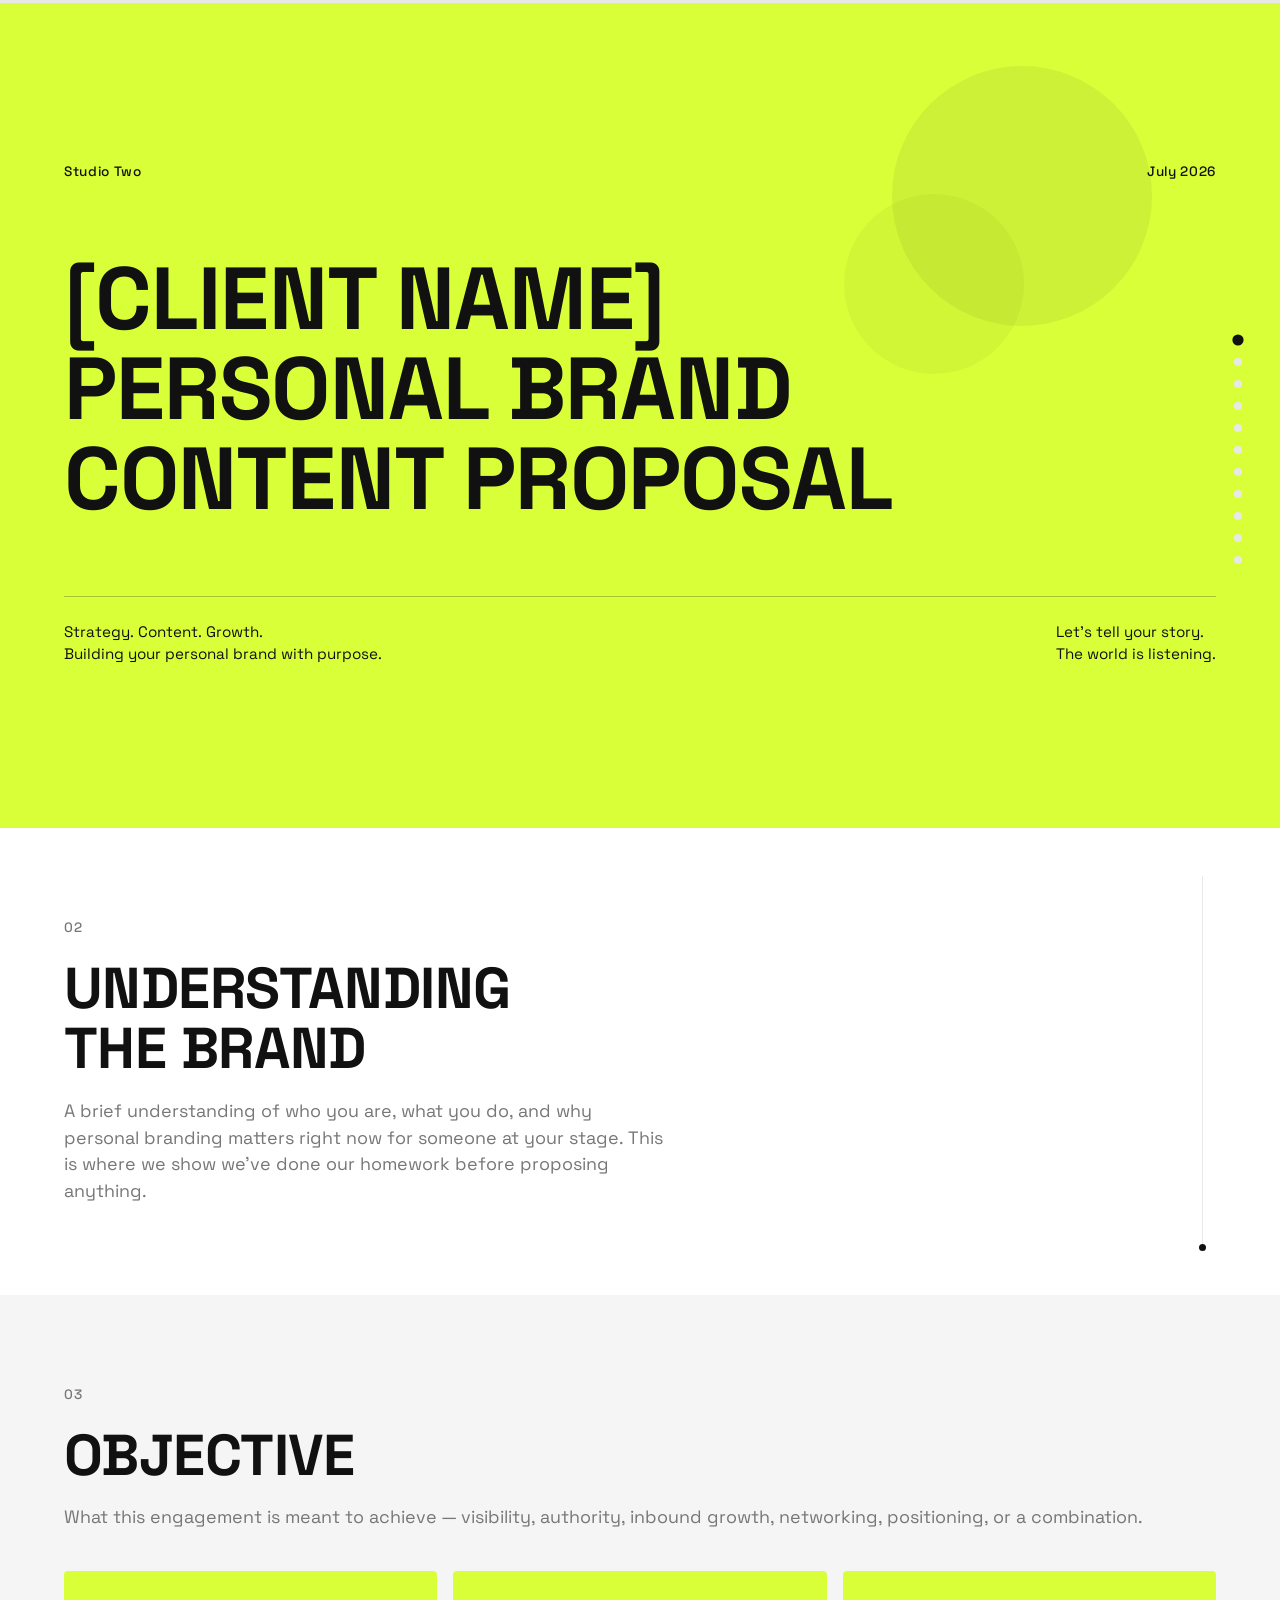
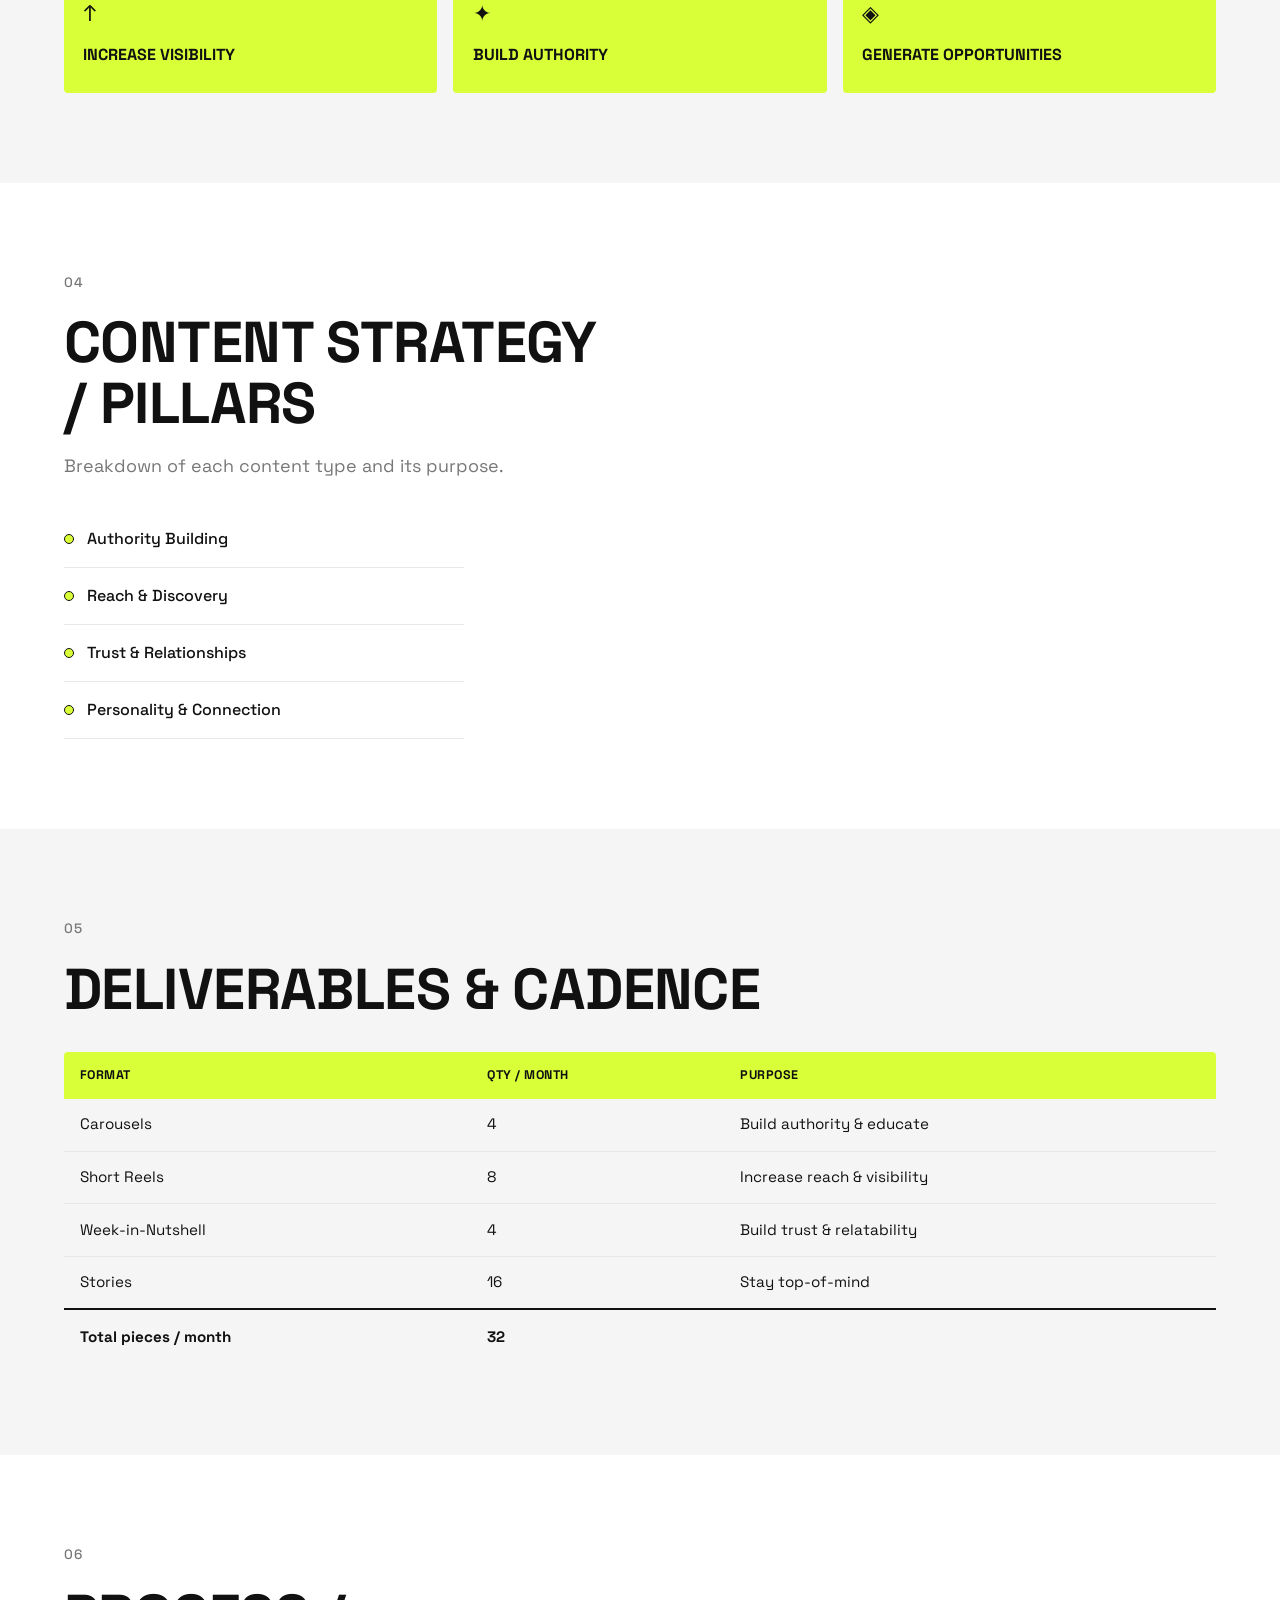
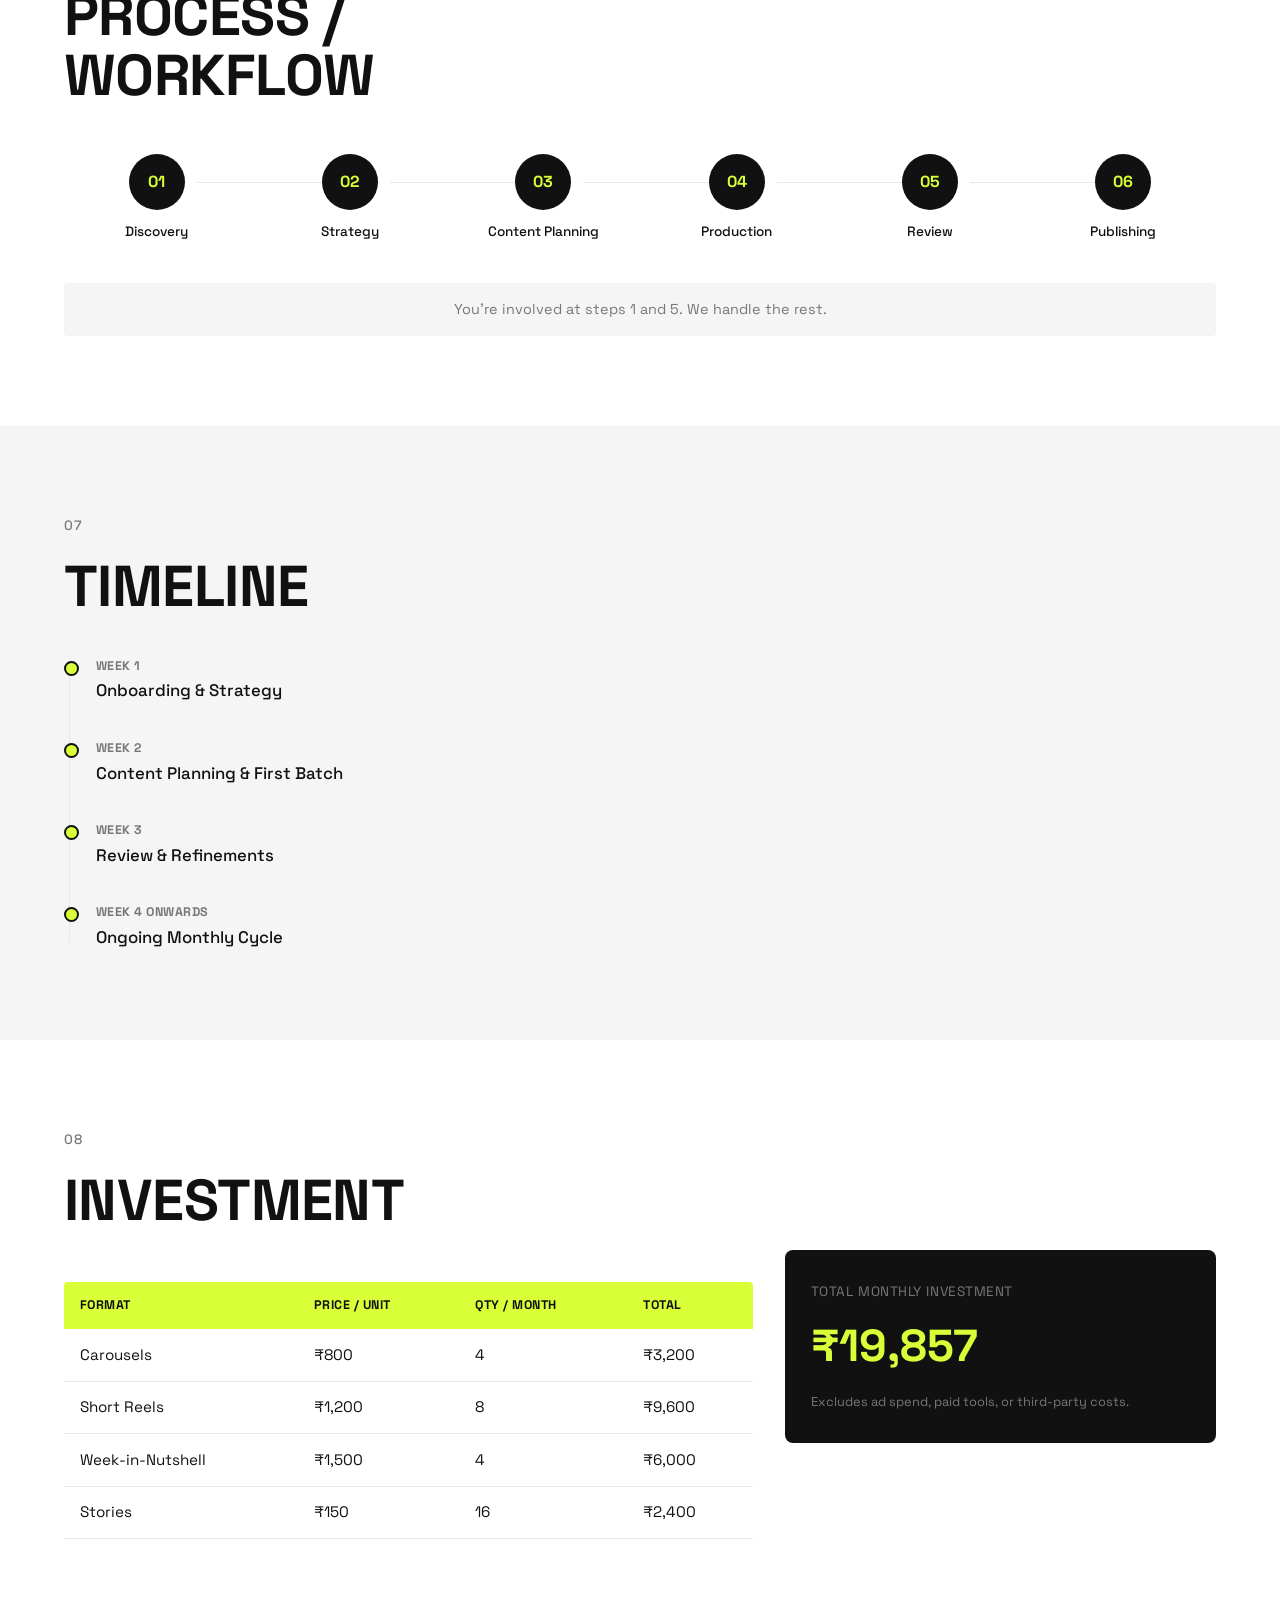
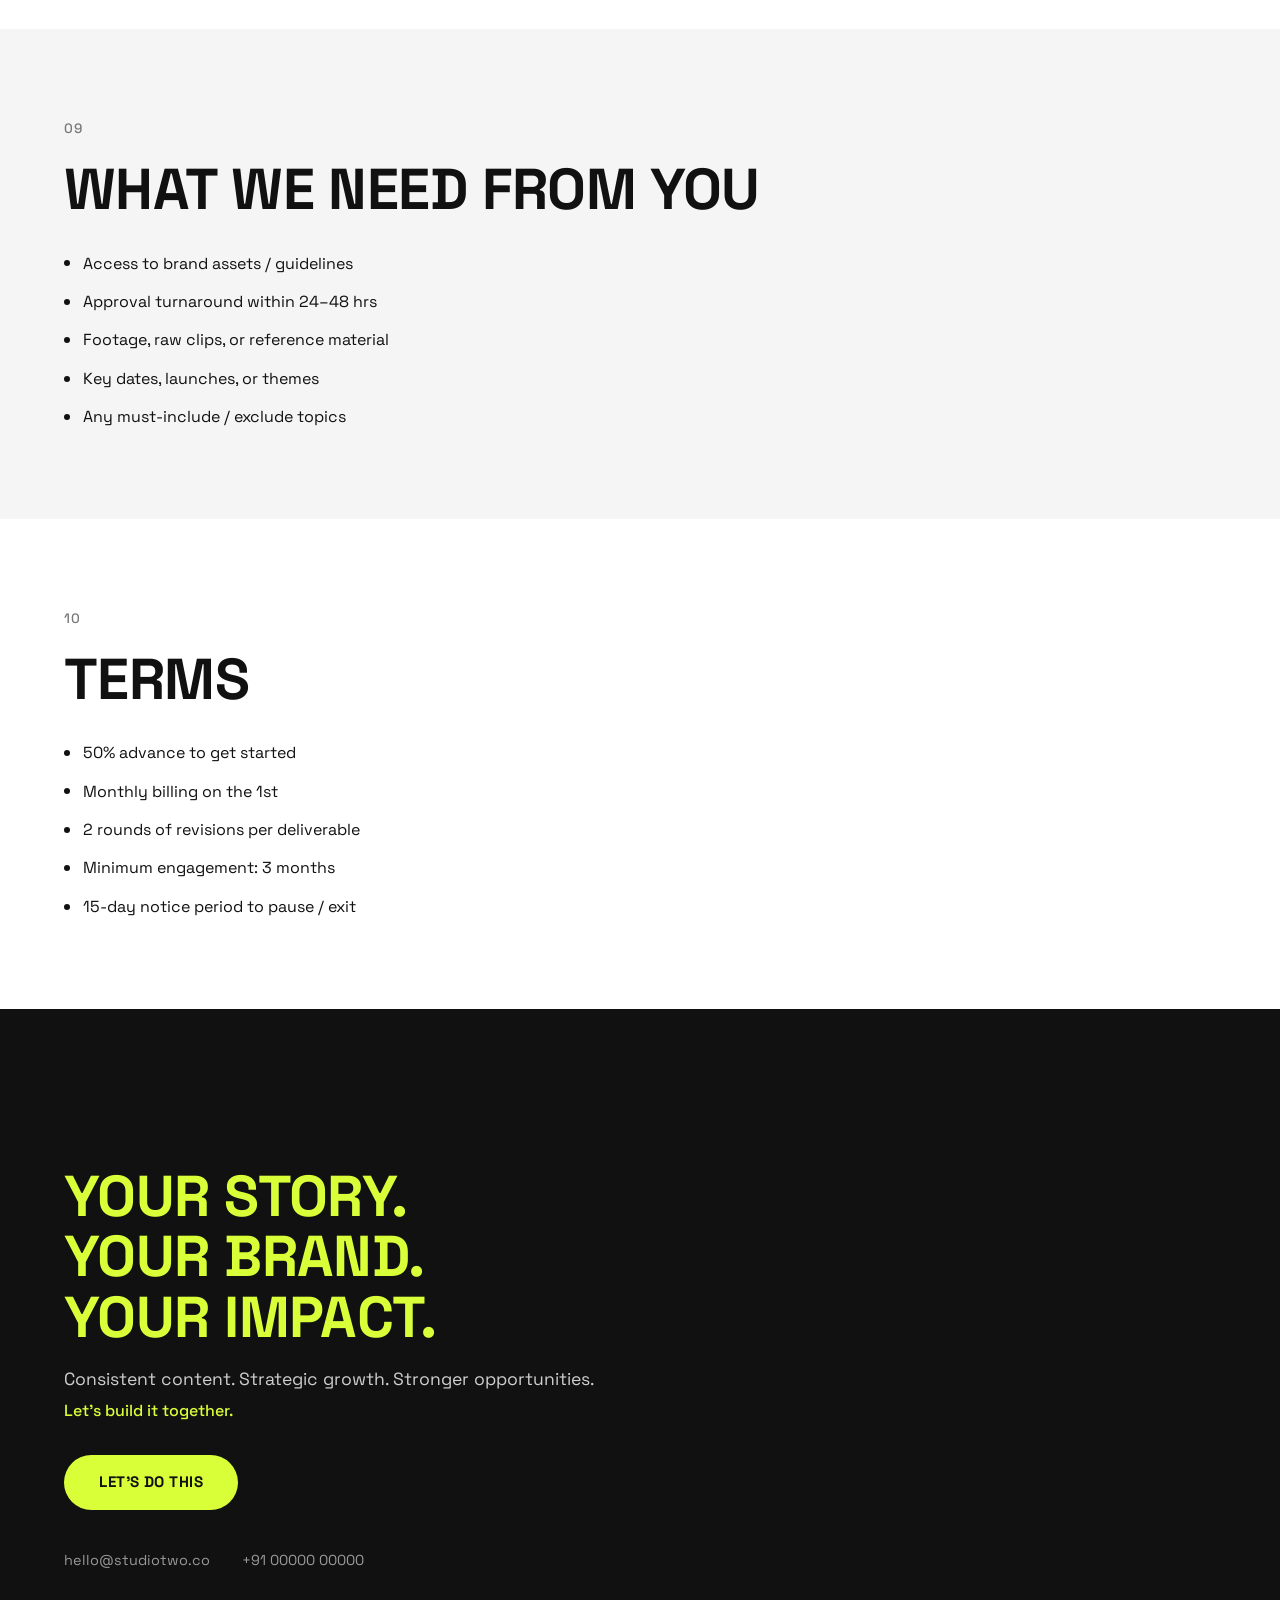
<file: index.html>
<!DOCTYPE html>
<html lang="en">
<head>
<meta charset="UTF-8">
<meta name="viewport" content="width=device-width, initial-scale=1.0">
<title>Personal Brand Content Proposal</title>
<link rel="preconnect" href="https://fonts.googleapis.com">
<link href="https://fonts.googleapis.com/css2?family=Space+Grotesk:wght@300;400;500;700&display=swap" rel="stylesheet">
<link rel="stylesheet" href="style.css">
</head>
<body>

  <!-- scroll progress -->
  <div class="progress-bar"><div class="progress-fill" id="progress-fill"></div></div>

  <!-- nav dots -->
  <nav class="nav-dots" id="nav-dots" aria-label="Section navigation"></nav>

  <main id="app">

    <!-- 01 COVER -->
    <section class="slide cover" id="section-cover" data-num="01">
      <div class="cover-inner">
        <div class="cover-top">
          <span class="agency-tag" id="agency-tag"></span>
          <span class="cover-date" id="cover-date"></span>
        </div>
        <h1 class="cover-title">
          <span id="cover-line1"></span>
          <span id="cover-line2"></span>
          <span id="cover-line3"></span>
        </h1>
        <div class="cover-bottom">
          <p id="cover-left"></p>
          <p id="cover-right"></p>
        </div>
        <div class="deco-shape shape-a" aria-hidden="true"></div>
        <div class="deco-shape shape-b" aria-hidden="true"></div>
      </div>
    </section>

    <!-- 02 UNDERSTANDING -->
    <section class="slide light" id="section-understanding" data-num="02">
      <span class="section-num">02</span>
      <h2 class="reveal" id="understanding-heading"></h2>
      <p class="body-text reveal" id="understanding-body"></p>
      <span class="v-line" aria-hidden="true"></span>
    </section>

    <!-- 03 OBJECTIVES -->
    <section class="slide grey" id="section-objectives" data-num="03">
      <span class="section-num">03</span>
      <h2 class="reveal">Objective</h2>
      <p class="body-text reveal">What this engagement is meant to achieve — visibility, authority, inbound growth, networking, positioning, or a combination.</p>
      <div class="objectives-grid stagger" id="objectives-grid"></div>
    </section>

    <!-- 04 CONTENT PILLARS -->
    <section class="slide light" id="section-pillars" data-num="04">
      <span class="section-num">04</span>
      <h2 class="reveal" id="pillars-heading"></h2>
      <p class="body-text reveal" id="pillars-intro"></p>
      <ul class="pillars-list stagger" id="pillars-list"></ul>
    </section>

    <!-- 05 DELIVERABLES -->
    <section class="slide grey" id="section-deliverables" data-num="05">
      <span class="section-num">05</span>
      <h2 class="reveal">Deliverables &amp; Cadence</h2>
      <table class="data-table reveal" id="deliverables-table">
        <thead><tr><th>Format</th><th>Qty / Month</th><th>Purpose</th></tr></thead>
        <tbody id="deliverables-body"></tbody>
        <tfoot><tr class="total-row"><td id="deliverables-total-label"></td><td id="deliverables-total-val"></td><td></td></tr></tfoot>
      </table>
    </section>

    <!-- 06 WORKFLOW -->
    <section class="slide light" id="section-workflow" data-num="06">
      <span class="section-num">06</span>
      <h2 class="reveal">Process / Workflow</h2>
      <div class="workflow-row stagger" id="workflow-row"></div>
      <p class="workflow-note reveal" id="workflow-note"></p>
    </section>

    <!-- 07 TIMELINE -->
    <section class="slide grey" id="section-timeline" data-num="07">
      <span class="section-num">07</span>
      <h2 class="reveal">Timeline</h2>
      <div class="timeline-vertical" id="timeline-vertical"></div>
    </section>

    <!-- 08 INVESTMENT -->
    <section class="slide light" id="section-investment" data-num="08">
      <span class="section-num">08</span>
      <h2 class="reveal">Investment</h2>
      <div class="investment-layout">
        <table class="data-table reveal" id="investment-table">
          <thead><tr><th>Format</th><th>Price / Unit</th><th>Qty / Month</th><th>Total</th></tr></thead>
          <tbody id="investment-body"></tbody>
        </table>
        <div class="sticky-total reveal">
          <p class="sticky-total-label">Total monthly investment</p>
          <p class="sticky-total-value" id="investment-total">0</p>
          <p class="sticky-total-note" id="investment-note"></p>
        </div>
      </div>
    </section>

    <!-- 09 REQUIREMENTS -->
    <section class="slide grey" id="section-requirements" data-num="09">
      <span class="section-num">09</span>
      <h2 class="reveal">What we need from you</h2>
      <ul class="dot-list stagger" id="requirements-list"></ul>
    </section>

    <!-- 10 TERMS -->
    <section class="slide light" id="section-terms" data-num="10">
      <span class="section-num">10</span>
      <h2 class="reveal">Terms</h2>
      <ul class="dot-list stagger" id="terms-list"></ul>
    </section>

    <!-- 11 CLOSING -->
    <section class="slide closing" id="section-closing" data-num="11">
      <div class="closing-inner">
        <h2 class="closing-title reveal">
          <span id="closing-line1"></span>
          <span id="closing-line2"></span>
          <span id="closing-line3"></span>
        </h2>
        <p class="closing-body reveal" id="closing-body"></p>
        <p class="closing-note reveal" id="closing-note"></p>
        <a href="#" class="cta-button reveal" id="cta-button"></a>
        <div class="closing-contact reveal">
          <span id="closing-email"></span>
          <span id="closing-phone"></span>
        </div>
      </div>
    </section>

  </main>

<script src="script.js"></script>
</body>
</html>
</file>
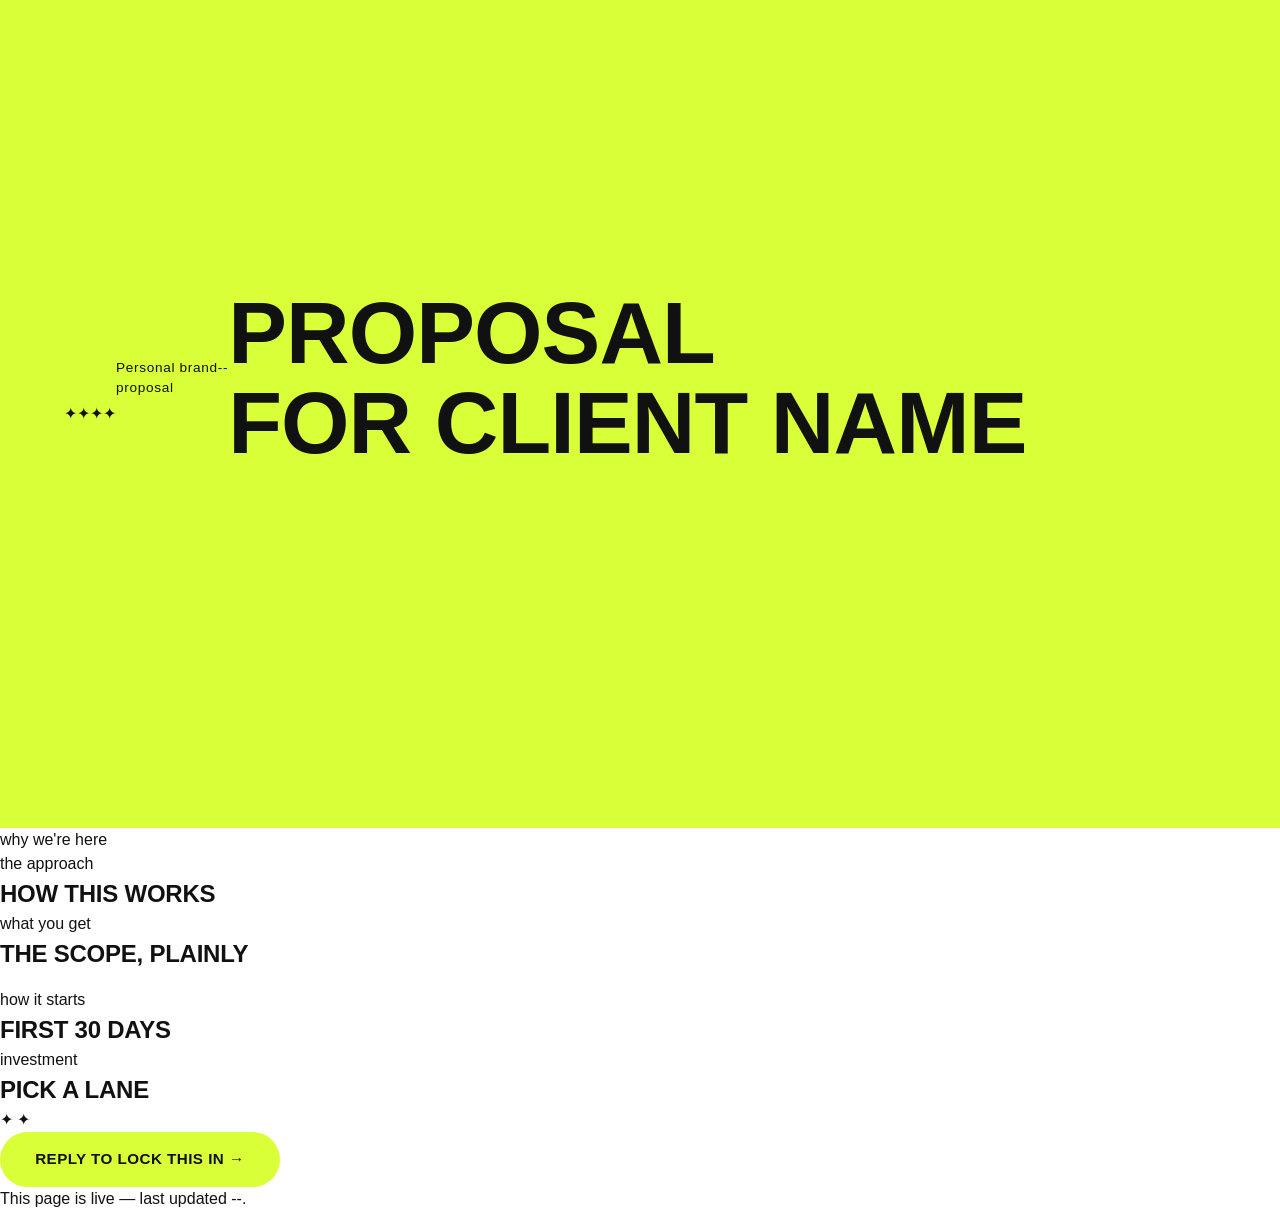
<file: index (1).html>
<!DOCTYPE html>
<html lang="en">
<head>
<meta charset="UTF-8">
<meta name="viewport" content="width=device-width, initial-scale=1.0">
<title>Personal Brand Proposal</title>
<link rel="preconnect" href="https://fonts.googleapis.com">
<link href="https://fonts.googleapis.com/css2?family=Baloo+2:wght@500;700;800&family=Caveat:wght@600;700&family=Poppins:wght@400;500;600&display=swap" rel="stylesheet">
<link rel="stylesheet" href="style.css">
</head>
<body>

  <section class="card cover">
    <span class="sparkle s1">✦</span>
    <span class="sparkle s2">✦</span>
    <span class="sparkle s3">✦</span>
    <span class="sparkle s4">✦</span>
    <div class="cover-top">
      <p class="cover-label">Personal brand<br>proposal</p>
      <p class="cover-date" id="stamp-date">--</p>
    </div>
    <h1 class="cover-title">
      <span class="big-word">proposal</span>
      <span class="script-overlay">for <span id="client-name">Client Name</span></span>
    </h1>
    <div class="contact-row" id="contact-row"></div>
  </section>

  <section class="card peach problem">
    <p class="eyebrow" id="problem-eyebrow">why we're here</p>
    <h2 id="problem-heading"></h2>
    <p class="body-text" id="problem-body"></p>
  </section>

  <section class="card lavender pillars-section">
    <p class="eyebrow eyebrow-dark">the approach</p>
    <h2 class="section-title-dark">How this works</h2>
    <div class="pillars" id="pillars"></div>
  </section>

  <section class="card cream deliverables">
    <p class="eyebrow">what you get</p>
    <h2>The scope, plainly</h2>
    <ul id="deliverables-list"></ul>
  </section>

  <section class="card peach timeline">
    <p class="eyebrow">how it starts</p>
    <h2>First 30 days</h2>
    <div class="timeline-strip" id="timeline-strip"></div>
  </section>

  <section class="card cream pricing">
    <p class="eyebrow">investment</p>
    <h2>Pick a lane</h2>
    <div class="pricing-grid" id="pricing-grid"></div>
  </section>

  <section class="card lavender cta">
    <span class="sparkle s1">✦</span>
    <span class="sparkle s3">✦</span>
    <h2 id="cta-heading"></h2>
    <p id="cta-body"></p>
    <a href="#" id="cta-button" class="cta-button">Reply to lock this in →</a>
    <p class="footnote">This page is live — last updated <span id="footer-date">--</span>.</p>
  </section>

<script src="script.js"></script>
</body>
</html>
</file>
<file: style.css>
:root {
  --bg: #FFFFFF;
  --lime: #D9FF38;
  --dark: #111111;
  --grey: #777777;
  --light-grey: #F5F5F5;
  --border: #E8E8E8;
  --max-width: 1400px;
  --gutter: clamp(1.5rem, 5vw, 5rem);
}

* { box-sizing: border-box; }

html { scroll-behavior: smooth; }

body {
  margin: 0;
  background: var(--bg);
  color: var(--dark);
  font-family: 'Space Grotesk', 'Inter', sans-serif;
  font-weight: 400;
  line-height: 1.5;
}

h1, h2, h3 {
  margin: 0;
  font-weight: 700;
  text-transform: uppercase;
  letter-spacing: -0.01em;
}

p { margin: 0; }

/* progress bar */
.progress-bar {
  position: fixed;
  top: 0; left: 0;
  width: 100%; height: 3px;
  background: var(--border);
  z-index: 100;
}
.progress-fill {
  height: 100%;
  width: 0%;
  background: var(--dark);
  transition: width .1s linear;
}

/* nav dots */
.nav-dots {
  position: fixed;
  right: clamp(1rem, 3vw, 2.5rem);
  top: 50%;
  transform: translateY(-50%);
  display: flex;
  flex-direction: column;
  gap: 14px;
  z-index: 90;
}
.nav-dot {
  width: 8px; height: 8px;
  border-radius: 50%;
  background: var(--border);
  border: none;
  cursor: pointer;
  padding: 0;
  transition: background .2s ease, transform .2s ease;
}
.nav-dot.active { background: var(--dark); transform: scale(1.4); }
@media (max-width: 800px) { .nav-dots { display: none; } }

/* slide base */
.slide {
  position: relative;
  padding: clamp(4rem, 10vh, 7rem) var(--gutter);
  max-width: var(--max-width);
  margin: 0 auto;
  overflow: hidden;
}
.slide.light { background: var(--bg); }
.slide.grey { background: var(--light-grey); max-width: 100%; }
.slide.grey > * { max-width: var(--max-width); margin-left: auto; margin-right: auto; }

.section-num {
  display: block;
  font-size: .85rem;
  font-weight: 500;
  color: var(--grey);
  margin-bottom: 1.2rem;
  letter-spacing: .05em;
}

.slide h2 {
  font-size: clamp(2.2rem, 5vw, 3.6rem);
  line-height: 1.05;
  margin-bottom: 1.2rem;
  max-width: 16ch;
  white-space: pre-line;
}

.body-text {
  font-size: clamp(1rem, 1.4vw, 1.15rem);
  color: var(--grey);
  max-width: 55ch;
  font-weight: 400;
}

.v-line {
  position: absolute;
  right: clamp(2rem, 6vw, 6rem);
  top: 3rem;
  bottom: 3rem;
  width: 1px;
  background: var(--border);
}
.v-line::after {
  content: "";
  position: absolute;
  bottom: -4px; left: -3px;
  width: 7px; height: 7px;
  border-radius: 50%;
  background: var(--dark);
}

/* reveal animations */
.reveal {
  opacity: 0;
  transform: translateY(24px);
  transition: opacity .7s ease, transform .7s ease;
}
.reveal.in-view { opacity: 1; transform: translateY(0); }

.stagger > * {
  opacity: 0;
  transform: translateY(24px);
  transition: opacity .6s ease, transform .6s ease;
}
.stagger.in-view > * { opacity: 1; transform: translateY(0); }
.stagger.in-view > *:nth-child(1) { transition-delay: .05s; }
.stagger.in-view > *:nth-child(2) { transition-delay: .15s; }
.stagger.in-view > *:nth-child(3) { transition-delay: .25s; }
.stagger.in-view > *:nth-child(4) { transition-delay: .35s; }
.stagger.in-view > *:nth-child(5) { transition-delay: .45s; }
.stagger.in-view > *:nth-child(6) { transition-delay: .55s; }

@media (prefers-reduced-motion: reduce) {
  .reveal, .stagger > * { opacity: 1 !important; transform: none !important; transition: none !important; }
  html { scroll-behavior: auto; }
}

/* ============ COVER ============ */
.cover {
  background: var(--lime);
  max-width: 100%;
  min-height: 92vh;
  display: flex;
  align-items: center;
  padding: var(--gutter);
}
.cover-inner { max-width: var(--max-width); margin: 0 auto; width: 100%; position: relative; }
.cover-top {
  display: flex;
  justify-content: space-between;
  font-size: .85rem;
  font-weight: 500;
  letter-spacing: .05em;
  margin-bottom: clamp(2rem, 8vh, 5rem);
}
.cover-title {
  font-size: clamp(2.6rem, 8vw, 5.5rem);
  line-height: 1.02;
  display: flex;
  flex-direction: column;
  margin-bottom: clamp(2rem, 8vh, 5rem);
}
.cover-bottom {
  display: flex;
  justify-content: space-between;
  gap: 2rem;
  flex-wrap: wrap;
  border-top: 1px solid rgba(17,17,17,0.25);
  padding-top: 1.5rem;
  font-size: .95rem;
  white-space: pre-line;
}
.deco-shape {
  position: absolute;
  border-radius: 50%;
  background: rgba(17,17,17,0.06);
  pointer-events: none;
}
.shape-a { width: 260px; height: 260px; top: -6rem; right: 4rem; }
.shape-b { width: 180px; height: 180px; top: 2rem; right: 12rem; opacity: .6; }

/* ============ OBJECTIVES ============ */
.objectives-grid {
  display: grid;
  grid-template-columns: repeat(3, 1fr);
  gap: 1rem;
  margin-top: 2.5rem;
}
.objective-card {
  background: var(--lime);
  border-radius: 4px;
  padding: 1.6rem 1.2rem;
  transition: transform .25s ease;
}
.objective-card:hover { transform: translateY(-6px); }
.objective-card .icon { font-size: 1.4rem; margin-bottom: .8rem; display: block; }
.objective-card .title { font-weight: 700; font-size: 1rem; text-transform: uppercase; }

/* ============ PILLARS ============ */
.pillars-list {
  list-style: none;
  padding: 0;
  margin: 2rem 0 0;
  max-width: 40ch;
}
.pillars-list li {
  display: flex;
  align-items: center;
  gap: .8rem;
  padding: 1rem 0;
  border-bottom: 1px solid var(--border);
  font-weight: 500;
}
.pillars-list li::before {
  content: "";
  width: 8px; height: 8px;
  border-radius: 50%;
  background: var(--lime);
  border: 1.5px solid var(--dark);
  flex-shrink: 0;
}

/* ============ TABLES ============ */
.data-table {
  width: 100%;
  border-collapse: collapse;
  margin-top: 2rem;
  font-size: .95rem;
}
.data-table thead th {
  background: var(--lime);
  text-align: left;
  padding: .9rem 1rem;
  font-weight: 700;
  text-transform: uppercase;
  font-size: .78rem;
  letter-spacing: .04em;
}
.data-table thead th:first-child { border-radius: 4px 0 0 0; }
.data-table thead th:last-child { border-radius: 0 4px 0 0; }
.data-table tbody td {
  padding: .9rem 1rem;
  border-bottom: 1px solid var(--border);
}
.data-table tbody tr { transition: background .2s ease; }
.data-table tbody tr:hover { background: var(--light-grey); }
.data-table tfoot td {
  padding: 1rem;
  font-weight: 700;
  border-top: 2px solid var(--dark);
}

/* ============ WORKFLOW ============ */
.workflow-row {
  display: flex;
  align-items: flex-start;
  justify-content: space-between;
  gap: .5rem;
  margin-top: 3rem;
  flex-wrap: wrap;
  position: relative;
}
.workflow-step {
  display: flex;
  flex-direction: column;
  align-items: center;
  text-align: center;
  flex: 1 1 140px;
  position: relative;
}
.workflow-step .circle {
  width: 56px; height: 56px;
  border-radius: 50%;
  background: var(--dark);
  color: var(--lime);
  display: flex; align-items: center; justify-content: center;
  font-weight: 700;
  font-size: 1rem;
  margin-bottom: .8rem;
  position: relative;
  z-index: 2;
}
.workflow-step .label { font-size: .85rem; font-weight: 500; }
.workflow-step:not(:last-child)::after {
  content: "";
  position: absolute;
  top: 28px;
  left: calc(50% + 40px);
  width: calc(100% - 40px);
  height: 1px;
  background: var(--border);
  z-index: 1;
}
.workflow-note {
  margin-top: 2.5rem;
  text-align: center;
  background: var(--light-grey);
  padding: 1rem;
  border-radius: 4px;
  font-size: .9rem;
  color: var(--grey);
}

/* ============ TIMELINE ============ */
.timeline-vertical {
  margin-top: 2.5rem;
  position: relative;
  padding-left: 2rem;
}
.timeline-vertical::before {
  content: "";
  position: absolute;
  left: 5px; top: 8px; bottom: 8px;
  width: 1px;
  background: var(--border);
}
.timeline-item {
  position: relative;
  padding-bottom: 2.2rem;
}
.timeline-item:last-child { padding-bottom: 0; }
.timeline-item::before {
  content: "";
  position: absolute;
  left: -2rem;
  top: 4px;
  width: 11px; height: 11px;
  border-radius: 50%;
  background: var(--lime);
  border: 2px solid var(--dark);
}
.timeline-item .week {
  font-size: .78rem;
  font-weight: 700;
  text-transform: uppercase;
  color: var(--grey);
  letter-spacing: .04em;
  display: block;
  margin-bottom: .2rem;
}
.timeline-item .title { font-weight: 500; font-size: 1.05rem; }

/* ============ INVESTMENT ============ */
.investment-layout {
  display: grid;
  grid-template-columns: 1.6fr 1fr;
  gap: 2rem;
  align-items: start;
  margin-top: 1rem;
}
.sticky-total {
  position: sticky;
  top: 2rem;
  background: var(--dark);
  color: var(--bg);
  border-radius: 8px;
  padding: 2rem 1.6rem;
}
.sticky-total-label { font-size: .85rem; color: var(--grey); text-transform: uppercase; letter-spacing: .04em; margin-bottom: .6rem; }
.sticky-total-value { font-size: clamp(2rem, 4vw, 2.8rem); font-weight: 700; color: var(--lime); margin-bottom: .8rem; }
.sticky-total-note { font-size: .8rem; color: var(--grey); }
@media (max-width: 800px) {
  .investment-layout { grid-template-columns: 1fr; }
  .sticky-total { position: static; }
}

/* ============ DOT LISTS ============ */
.dot-list {
  list-style: none;
  padding: 0;
  margin: 2rem 0 0;
  display: grid;
  gap: .9rem;
  max-width: 50ch;
}
.dot-list li {
  display: flex;
  align-items: flex-start;
  gap: .8rem;
  font-size: 1rem;
}
.dot-list li::before {
  content: "";
  width: 6px; height: 6px;
  margin-top: .55rem;
  border-radius: 50%;
  background: var(--dark);
  flex-shrink: 0;
}

/* ============ CLOSING ============ */
.closing {
  background: var(--dark);
  color: var(--bg);
  max-width: 100%;
  min-height: 80vh;
  display: flex;
  align-items: center;
}
.closing-inner { max-width: var(--max-width); margin: 0 auto; width: 100%; }
.closing-title {
  font-size: clamp(2.4rem, 7vw, 4.2rem);
  color: var(--lime);
  line-height: 1.05;
  display: flex;
  flex-direction: column;
  margin-bottom: 1.5rem;
}
.closing-body { font-size: 1.1rem; color: #cfcfcf; margin-bottom: .4rem; }
.closing-note { font-size: 1rem; color: var(--lime); margin-bottom: 2rem; font-weight: 500; }
.cta-button {
  display: inline-block;
  background: var(--lime);
  color: var(--dark);
  text-decoration: none;
  font-weight: 700;
  text-transform: uppercase;
  letter-spacing: .03em;
  padding: 1rem 2.2rem;
  border-radius: 999px;
  font-size: .95rem;
  transition: transform .2s ease;
}
.cta-button:hover { transform: translateY(-3px); }
.closing-contact {
  display: flex;
  gap: 2rem;
  margin-top: 2.5rem;
  font-size: .9rem;
  color: #999;
  flex-wrap: wrap;
}

@media (max-width: 640px) {
  .objectives-grid { grid-template-columns: 1fr; }
  .workflow-row { flex-direction: column; align-items: stretch; }
  .workflow-step:not(:last-child)::after { display: none; }
  .cover-bottom { flex-direction: column; gap: 1rem; }
}
</file>
